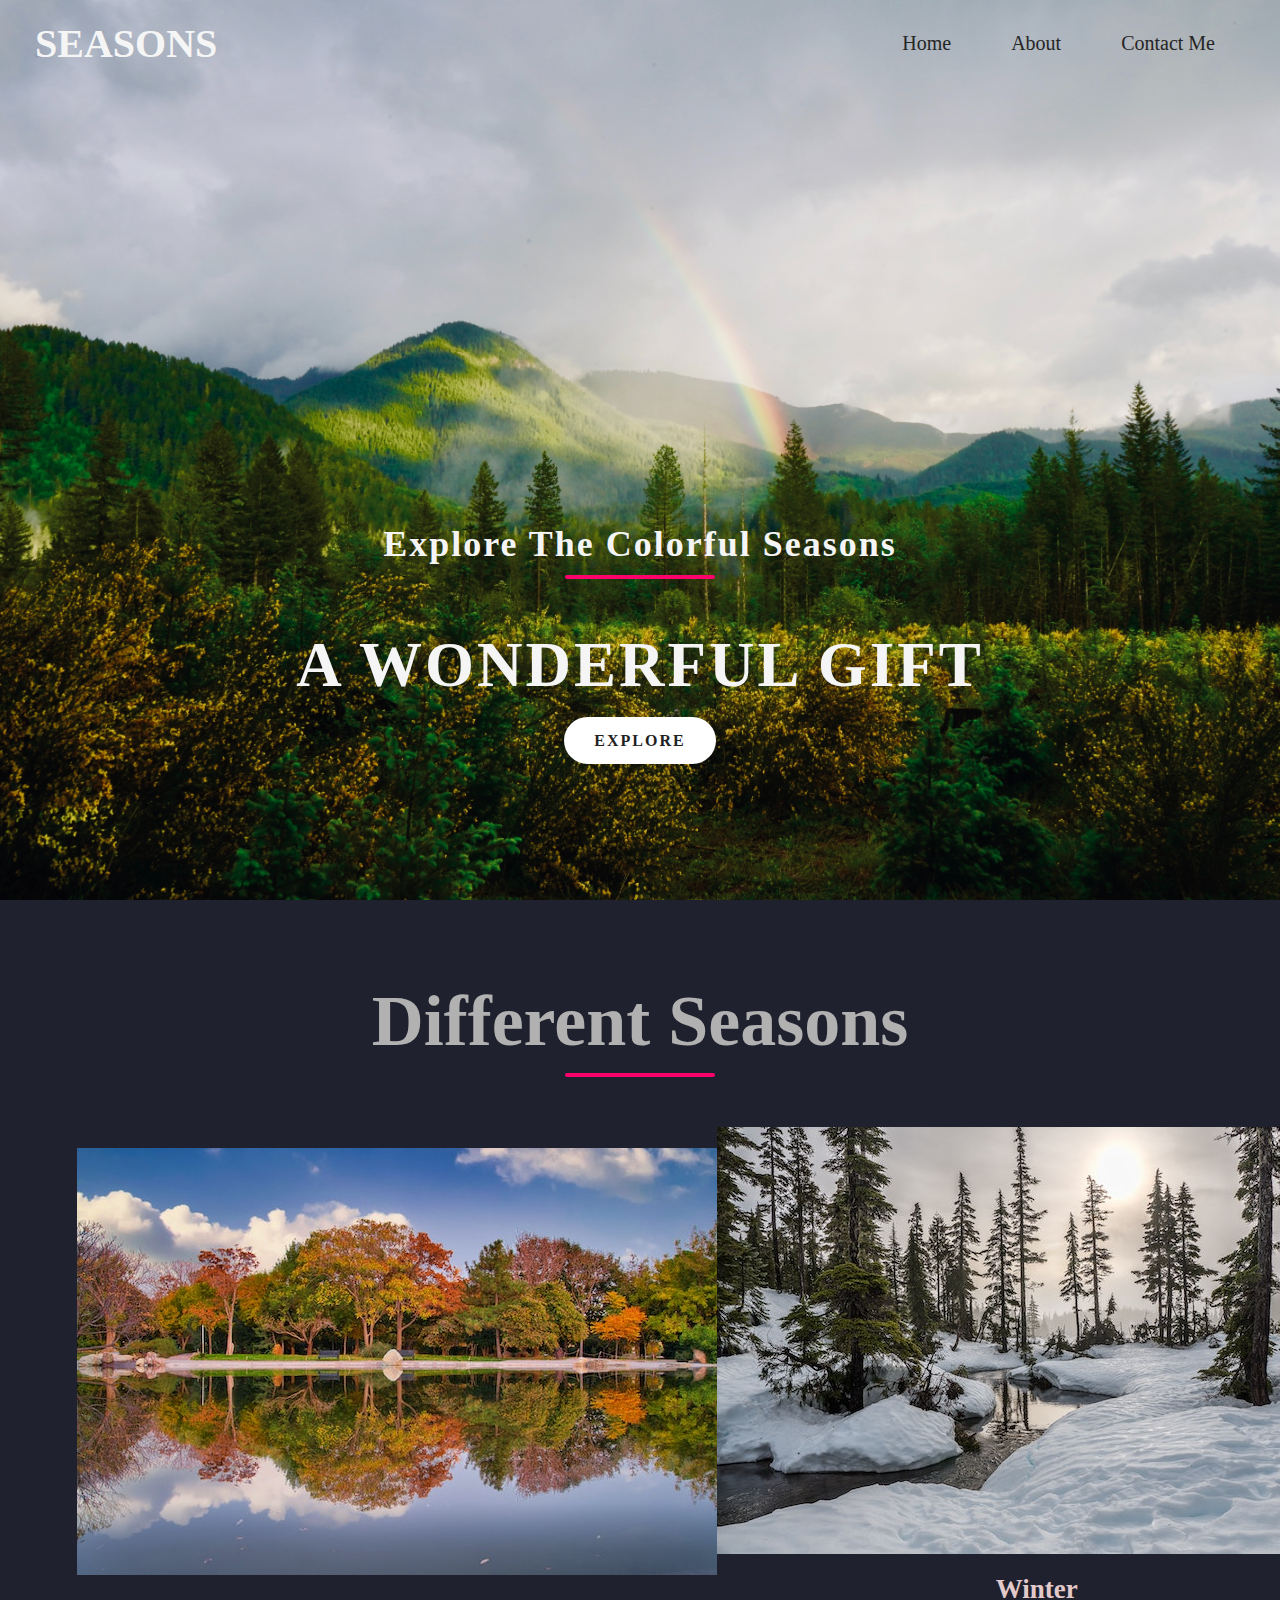
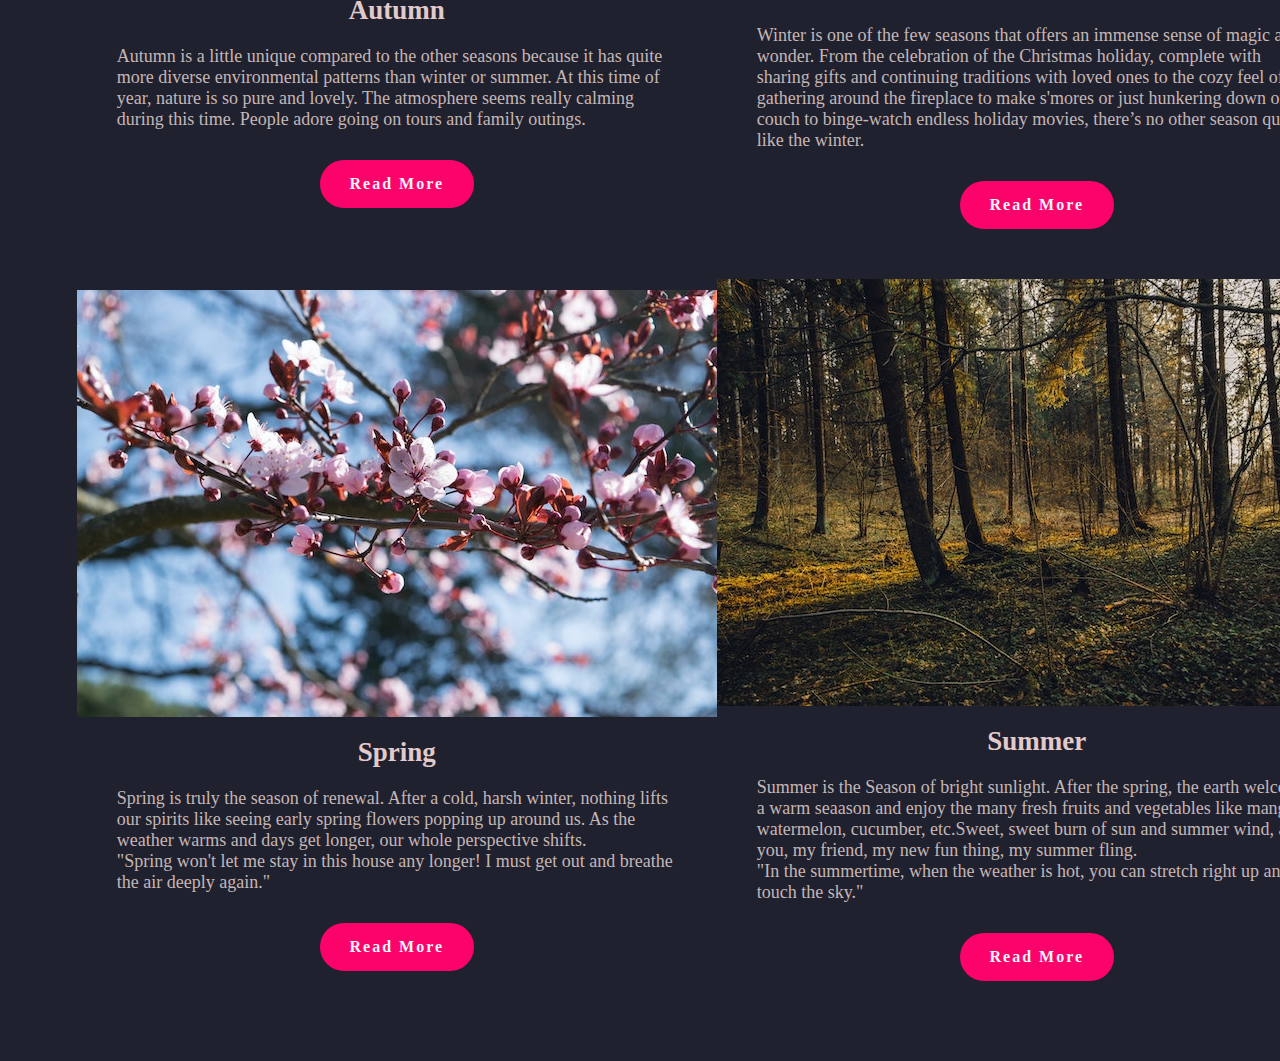
<file: index.html>
<!DOCTYPE html>
<html lang="en">
<head>
    <meta charset="UTF-8">
    <meta name="viewport" content="width=device-width, initial-scale=1.0">
    <title>season</title>
    <link rel="icon" href="logo.png">
    <link rel="stylesheet" href="style.css">
</head>
<body>
    <nav class="navbar">
        <h1 class="logo">SEASONS</h1>
        <ul class="nav-links">
            <li><a href="index.html" target="_blank">Home</a></li>
            <li><a href="https://akashtripathi12.github.io/portfolio" target="_blank">About</a></li>
            <li><a href="https://www.linkedin.com/in/akash-tripathi-433171253" target="_blank">Contact Me</a></li>
        </ul>
        <img src="menu.png" class="menu-btn" alt="">
    </nav>
    <header>
        <div class="header-content">
            <h2>Explore The Colorful Seasons</h2>
            <div class="line"></div>
            <h1>A WONDERFUL GIFT</h1>
            <a href="index1.html" target="_blank" class="ctn">EXPLORE</a>
        </div>
    </header>

    <section class="seasons">
        <div class="title">
            <h1>Different Seasons</h1>
            <div class="line"></div> 
        </div>
        <div class="row">
            <div class="col">
                <img src="img1.png" alt="">
                <h4>Autumn</h4>
                <p>Autumn is a little unique compared to the other seasons because it has quite more diverse environmental patterns than winter or summer. At this time of year, nature is so pure and lovely. The atmosphere seems really calming during this time. People adore going on tours and family outings.</p>
                <a href="https://en.wikipedia.org/wiki/Autumn" target="_blank" class="ctn">Read More</a>
            </div>
            <div class="col">
                <img src="img2.png" alt="">
                <h4>Winter</h4>
                <p>Winter is one of the few seasons that offers an immense sense of magic and wonder. From the celebration of the Christmas holiday, complete with sharing gifts and continuing traditions with loved ones to the cozy feel of gathering around the fireplace to make s'mores or just hunkering down on the couch to binge-watch endless holiday movies, there’s no other season quite like the winter.</p>
                <a href="https://en.wikipedia.org/wiki/Winter" target="_blank" class="ctn">Read More</a>
            </div>    
        </div>
        <div class="row">
                <div class="col">
                    <img src="img3.png" alt="">
                    <h4>Spring</h4>
                    <p>Spring is truly the season of renewal. After a cold, harsh winter, nothing lifts our spirits like seeing early spring flowers popping up around us. As the weather warms and days get longer, our whole perspective shifts.</p>
                    <p>"Spring won't let me stay in this house any longer! I must get out and breathe the air deeply again."</p>
                    <a href="https://en.wikipedia.org/wiki/Spring" target="_blank" class="ctn">Read More</a>
                </div>
                <div class="col">
                    <img src="img4.png" alt="">
                    <h4>Summer</h4>
                    <p>Summer is the Season of bright sunlight. After the spring, the earth welcomes a warm seaason and enjoy the many fresh fruits and vegetables like mango, watermelon, cucumber, etc.Sweet, sweet burn of sun and summer wind, and you, my friend, my new fun thing, my summer fling.</p>
                    <p>"In the summertime, when the weather is hot, you can stretch right up and touch the sky."</p>
                    <a href="https://en.wikipedia.org/wiki/Summer" target="_blank" class="ctn">Read More</a>
                </div>
        </div>
    </section>
    <script>
        const menuBtn = document.querySelector('.menu-btn');
        const navlinks = document.querySelector('.nav-links');

        menuBtn.addEventListener('click' , () => {
                navlinks.classList.toggle('mobile-menu')
        });
    </script>
</body>
</html>
</file>
<file: style.css>
@import url('https://fonts.googleapis.com/css2?family=Poppins');
:root{
    --scroll-bar-color: #fff;
    --scroll-thumb-color: #284e37;
    --scroll-thumb-hover-color: #456b51;
}
/*SCROLL BAR*/
::-webkit-scrollbar{
    width: 11px;
    background: var(--scroll-bar-color);
}
::-webkit-scrollbar-thumb{
    width: 100%;
    background: var(--scroll-thumb-color);
    border-radius: 2em;
}
::-webkit-scrollbar-thumb:hover{
    background: var(--scroll-thumb-hover-color);
}
* {
    margin: 0;
    padding: 0;
    box-sizing: border-box;
    font-style: 'Poppins', sans-serif;
}
a{
    text-decoration: none;
    color: rgb(38, 37, 37)
}
ul {
    list-style: none;
}
body , html {
    overflow-x: hidden;
}
.navbar{
    display: flex;
    position: absolute;
    top: 0;
    left: 0;
    display: flex;
    width: 100%;
    justify-content: space-between;
    padding: 20px;
    color: whitesmoke;
}
.logo{
    margin-left: 15px;
    font-size: 40px;
}
.nav-links {
    margin-right: 15px;
    display: flex;
    align-items: center;
}
.nav-links li {
    margin: 0 30px;
    font-size: 20px;
}
header{
    width: 100vw;
    height: 100vh;
    background-image: url(background1.jpg);
    background-position: bottom;
    background-size: cover;
    display: flex;
    align-items: flex-end;
    justify-content: center;
}
.header-content {
    margin-bottom: 150px;
    color: whitesmoke;
    text-align: center;
}
.header-content h2 {
    font-size: 4vmin;
    letter-spacing: 2px;
}
.line {
    width: 150px;
    height: 4px;
    background: #fc036b;
    margin: 10px auto;
    border-radius: 5px;
}
.header-content h1{
    font-size: 7vmin;
    margin-top: 50px;
    margin-bottom: 30px;
    letter-spacing: 3px;
}
.ctn {
    font-style: 'Poppins', sans-serif;
    padding: 15px 30px;
    background: #fff;
    border-radius: 30px;
    color: #222;
    font-weight: 600;
    letter-spacing: 2px;
}
.ctn:hover{
    letter-spacing: 5px;
    transition: 0.5s;
    transition-delay: 0.2s;
}
.menu-btn {
    position: absolute;
    top: 30px;
    right: 30px;
    width: 40px;
    cursor: pointer;
    display: none;
}
section {
    width: 88%;
    margin: 80px auto;
    height: 100%;
}
body{
    background:rgb(32, 33, 46);
}
.title{
    text-align: center;
    font-size: 4vmin;
    color: #b1b1b1;
}
.row {
    display: flex;
    align-items: center;
    width: 100%;
    justify-content: space-between;
}
.row .col {
    display: flex;
    flex-direction: column;
    align-items: center;
}
.seasons .row {
    margin-top: 50px;
}
h4 {
    font-size: 3vmin;
    color: #e3caca;
    margin: 20px auto;
}
p {
    font-size: 18px;
    color: #c5b6b6;
    padding: 0px 40px;
}
.seasons .ctn{
    margin-top: 30px;
    background-color: #fc036b;
    color: whitesmoke;
}
/* Mobile*/
@media only screen and (max-width:850px){
    a{
        color: whitesmoke;
    }
    .menu-btn{
        display: block;
    }
    .navbar {
        padding: 0;
    }
    .nav-links{
        flex-direction: column;
        width: 100%;
        height: 100vh;
        justify-content: center;
        background: #484872;
        margin-top: -900px;
        transition: all 0.5s ease;
    }
    .mobile-menu{
        margin-top: 0px;
        border-bottom-right-radius: 30%;
    }
    .logo{
        position: absolute;
        top: 35px;
        left: 20px;
        font-size: 30px;
    }
    .nav-links li {
        margin: 30px auto;
    }
    /*DIFFERENT SEASONS*/
    .row{
        flex-direction: column;
    }
    .row .col {
        margin: 20px auto;
    }
    .col img{
        max-width: 90%;
    }
    .col h4 {
        font-size: 25px;
    }
    .title h1 {
        font-size: 35px;
    }
}
@media only screen and (max-width:1250px){
    .row{
        flex-direction: column;
    }
    .row .col {
        margin: 30px auto;
    }
    .col img{
        max-width: 90%;
    }
    .col h4 {
        font-size: 35px;
    }
    .title h1 {
        font-size: 45px;
    }
}
</file>
